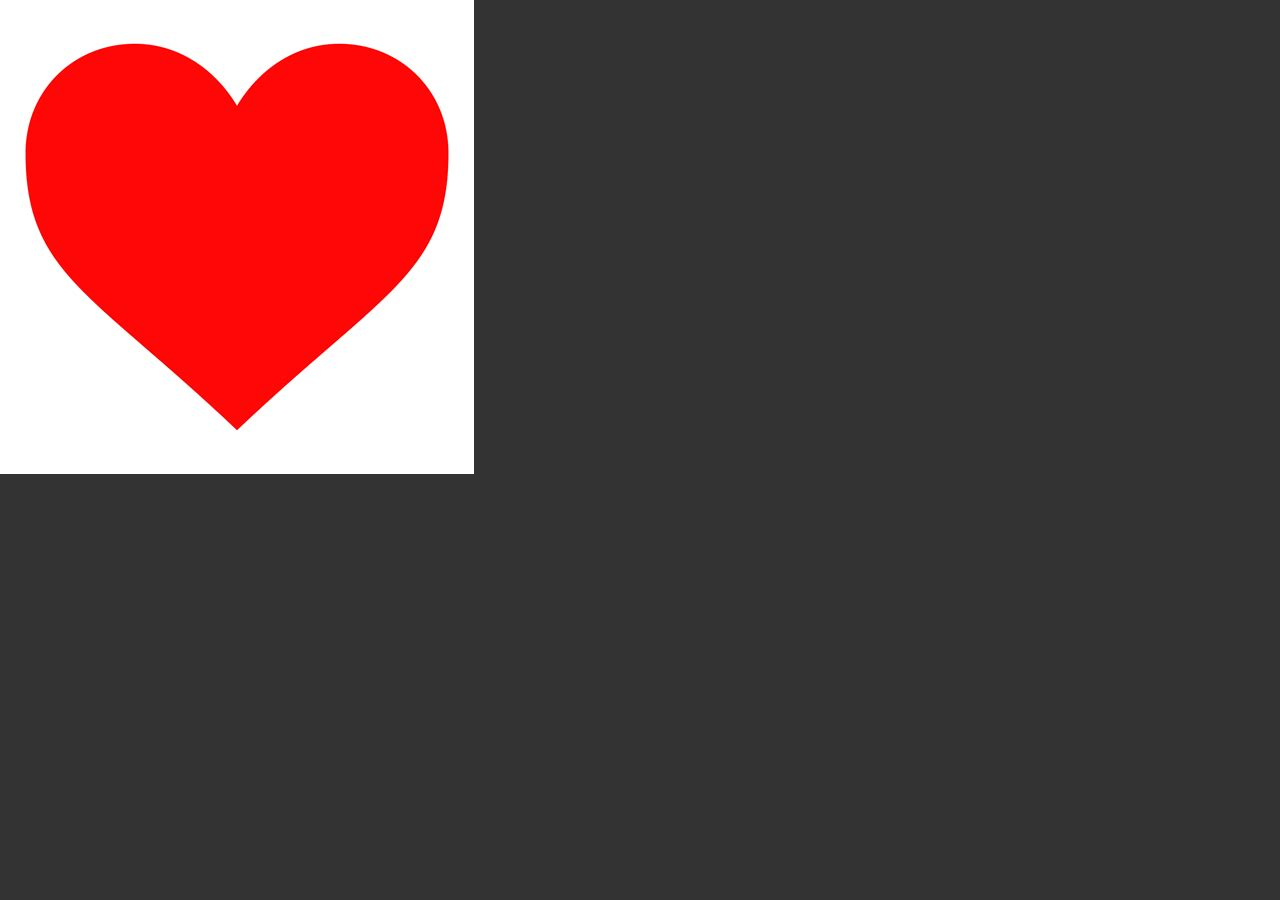
<file: about.html>
<html>
    <head>
        <link rel="stylesheet" href="main.css" type="text/css">
        <title>about</title>
    </head>
    <body>
        <img src="res/icon.jpg" class="intro">
    </body>
</html>
</file>
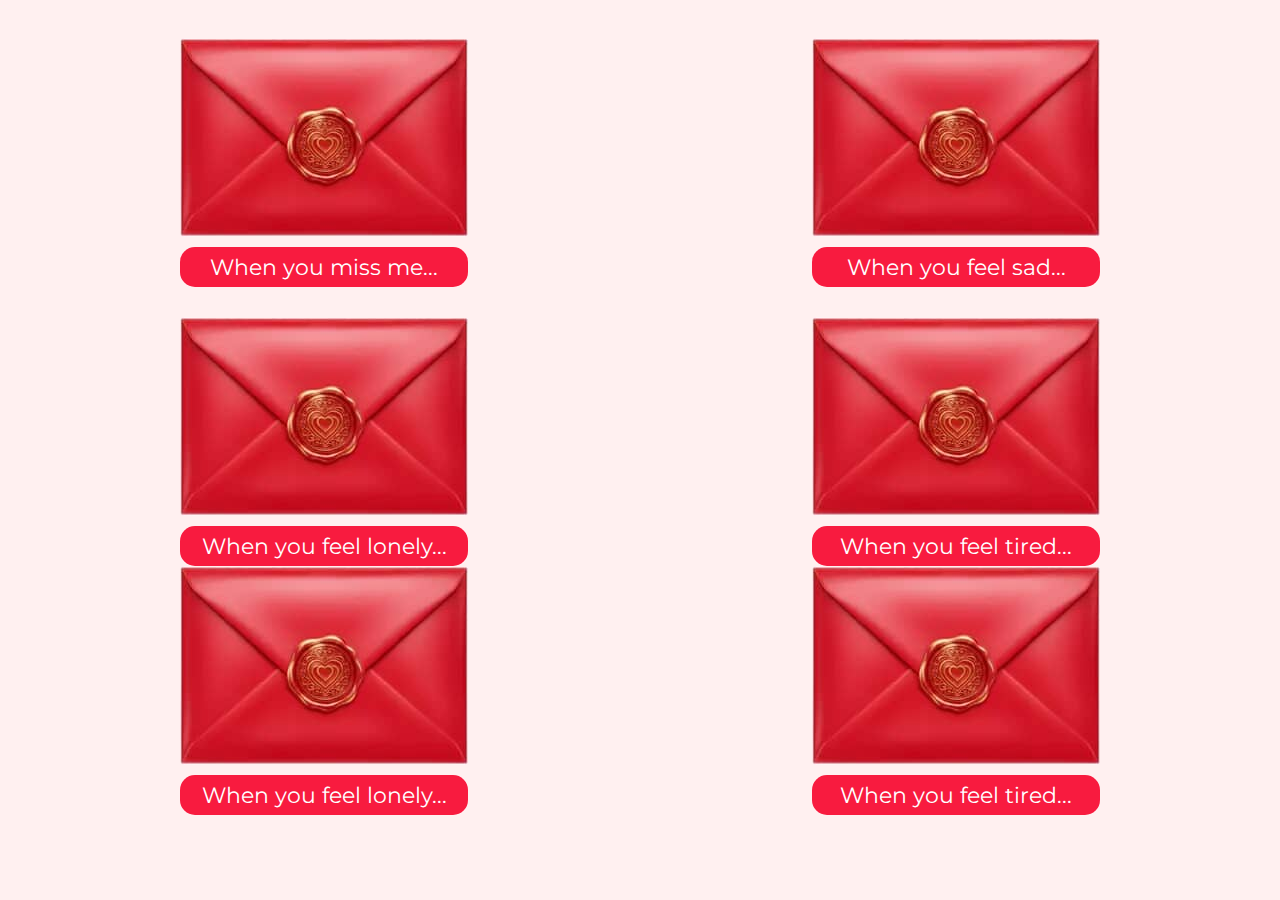
<file: file.html>
<html>
    <head>
        <link rel="stylesheet" href="file.css" type="text/css">
        <link href="https://fonts.googleapis.com/css2?family=Montserrat:wght@400;500;700&display=swap" rel="stylesheet">
    </head>
    <body>
        <div class="container">
            <div class="img-container">
                <a href="letters/Reasons.html">
                    <img src="res/envelope.png" class="item">
                </a>
                <button>When you miss me...</button>
            </div>
            <div class="img-container">
                <a href="letters/Heart-Collage.html">
                    <img src="res/envelope.png" class="item">
                </a>
                <button>When you feel sad...</button>
            </div>
            <div class="img-container">
                <a href="letters/Birthday.html">
                    <img src="res/envelope.png" class="item">
                </a>
                <button>When you feel lonely...</button>
            </div>
            <div class="img-container">
                <a href="letters/Supportive.html">
                    <img src="res/envelope.png" class="item">
                </a>
                <button>When you feel tired...</button>
            </div>
            <div class="img-container">
                <a href="letters/Since.html">
                    <img src="res/envelope.png" class="item">
                </a>
                <button>When you feel lonely...</button>
            </div>
            <div class="img-container">
                <img src="res/envelope.png" class="item">
                <button>When you feel tired...</button>
            </div>
        </div>
    </body>
</html>
</file>
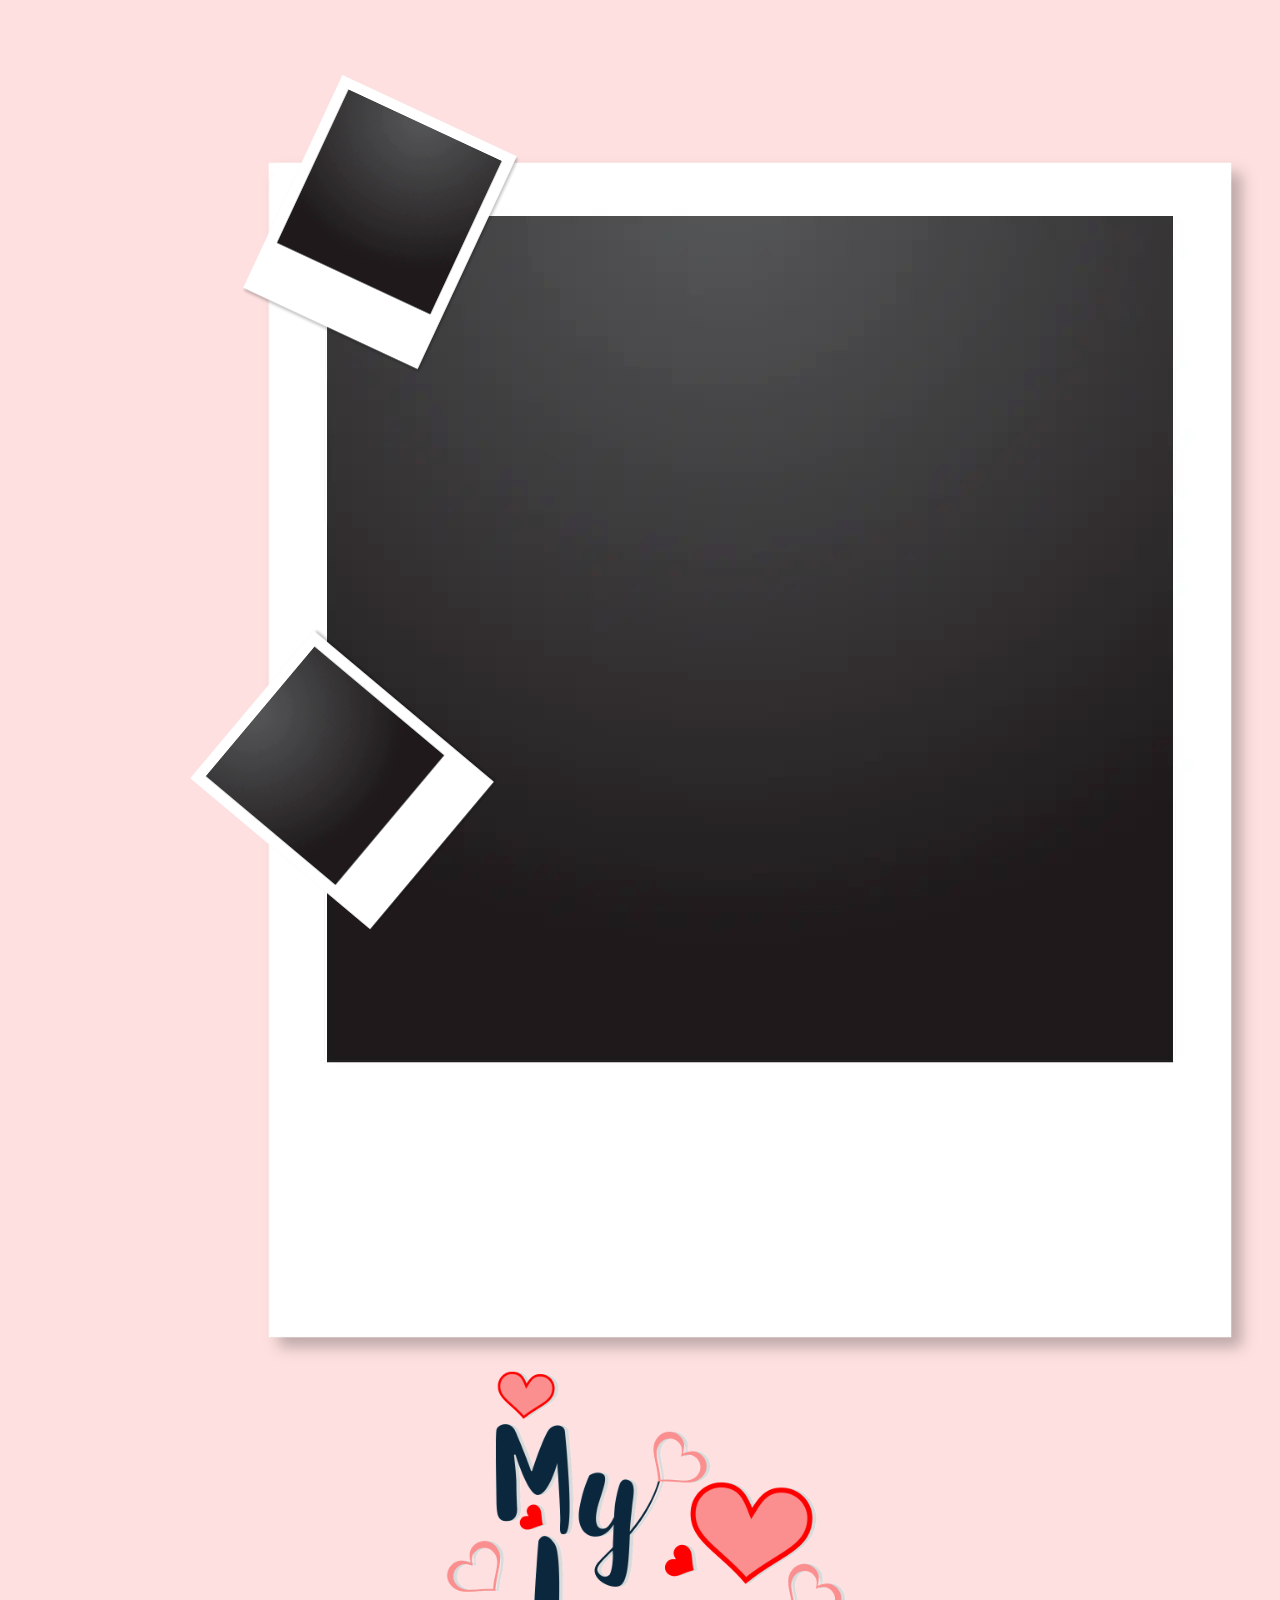
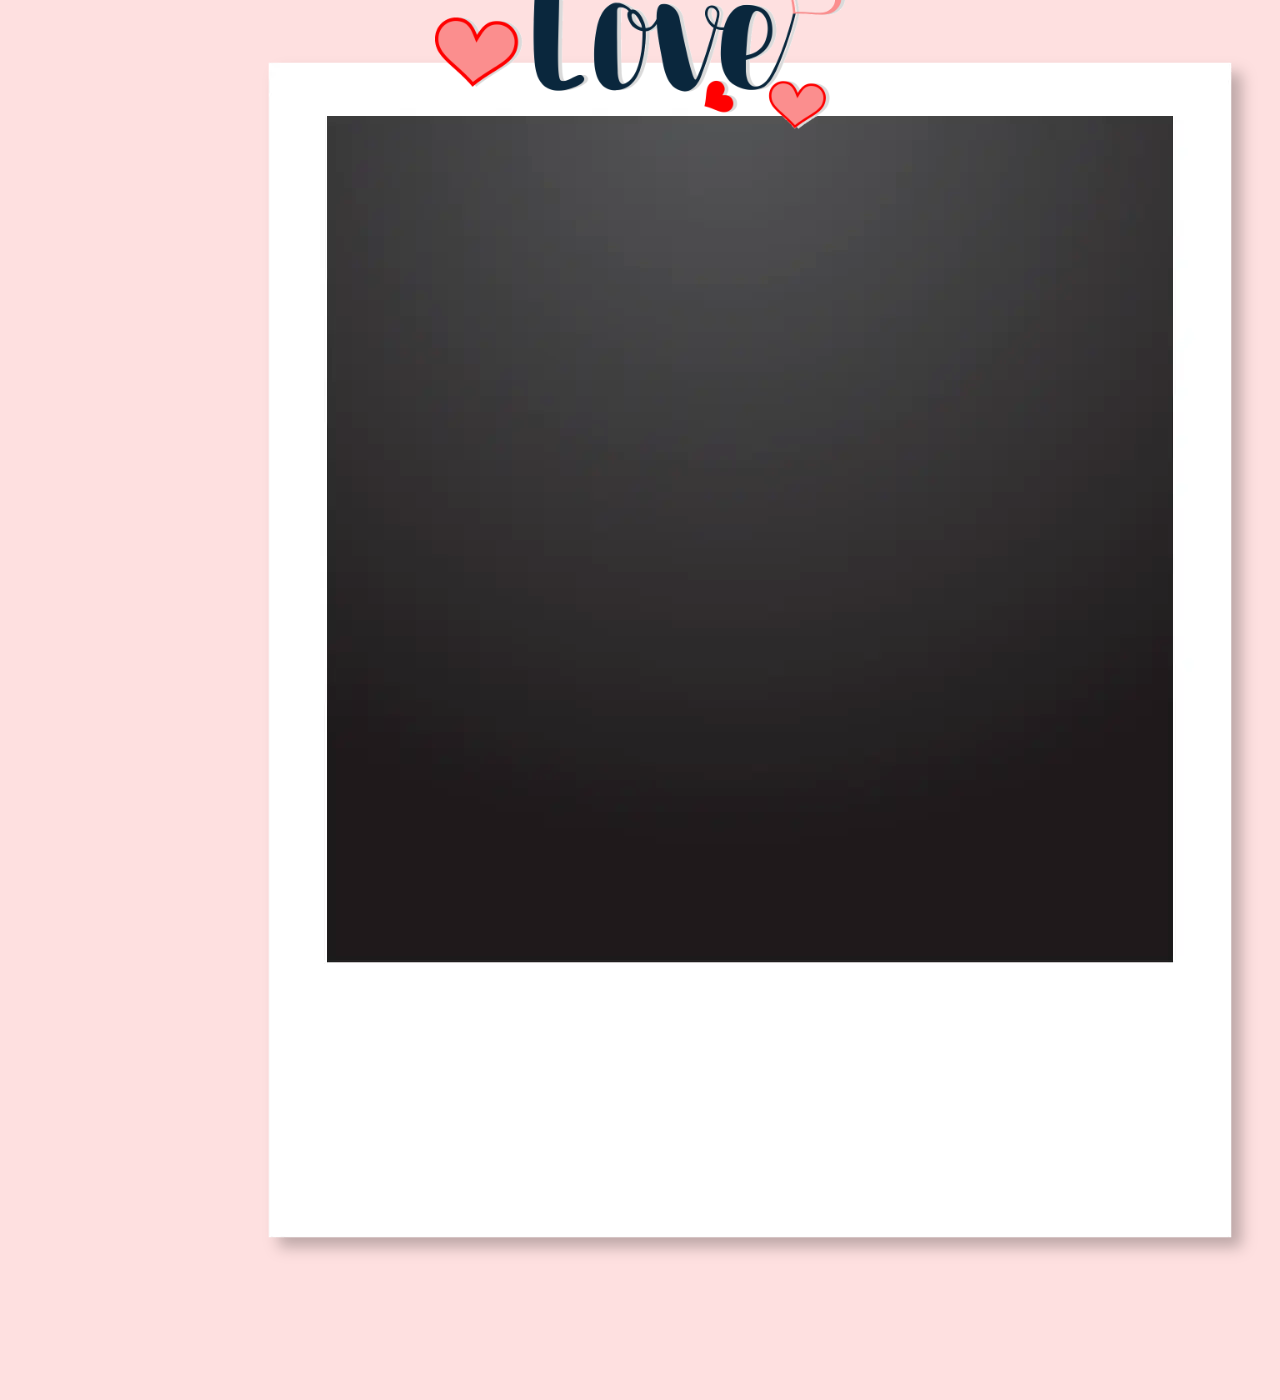
<file: intro.html>
<html>
    <head>
        <link rel="stylesheet" href="intro.css" type="text/css">
        <title>Intro</title>
    </head>
    <body>
        <img src="res/intro.png" class="intro">
        <div class="polaroid first">
            <img src="res/polaroid.png">
            <img src="res/polaroid.png" class="d">
        </div>
        <img src="res/polaroid.png" class="polaroid b">
        <img src="res/polaroid.png" class="polaroid c">
    </body>
</html>
</file>
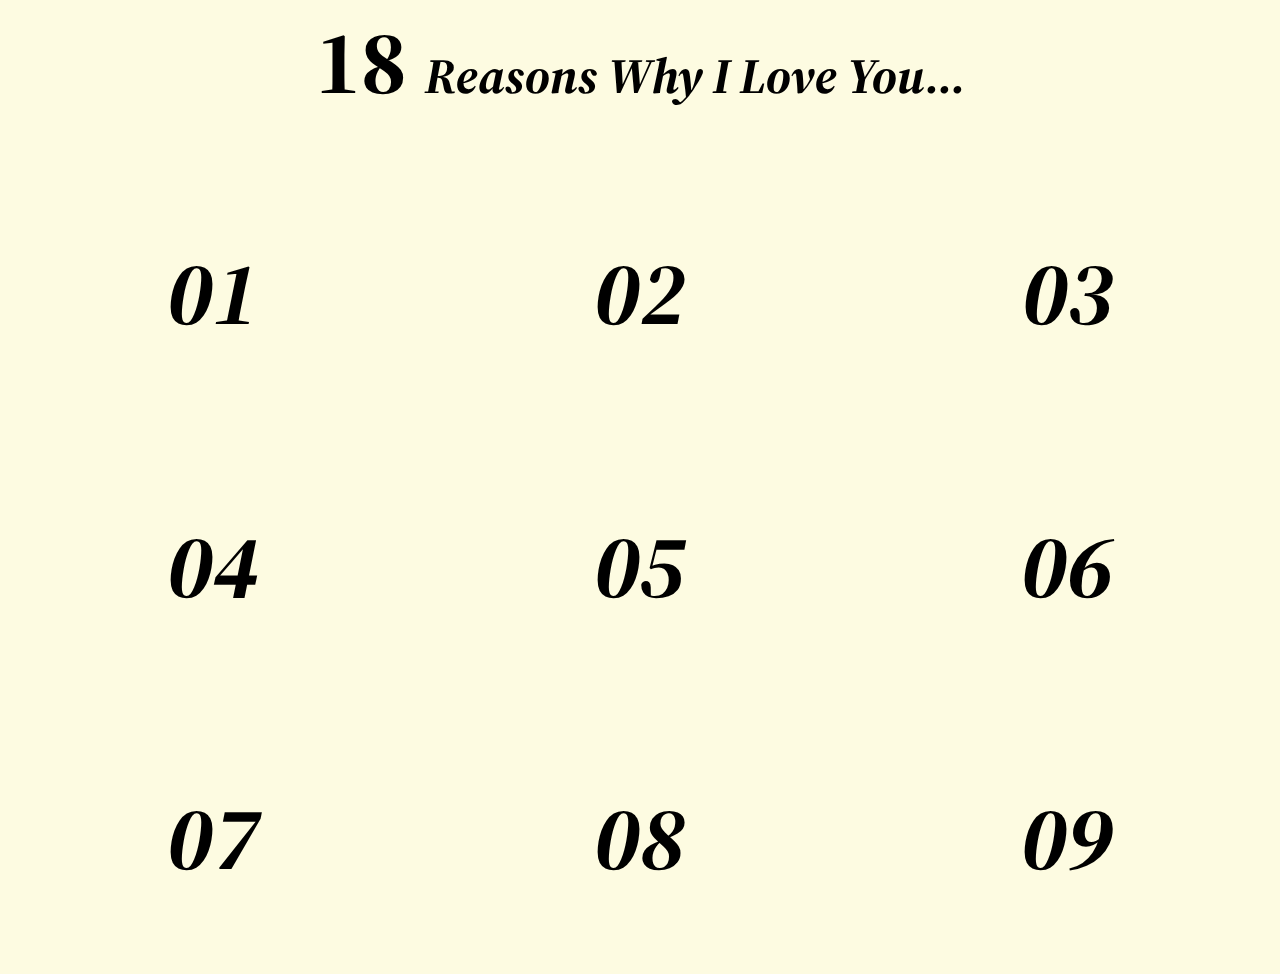
<file: letters/Reasons.html>
<html>
    <head>
        <link rel="stylesheet" href="Reasons.css" type="text/css">
        <link href="https://fonts.googleapis.com/css2?family=Montserrat:wght@400;500;700&display=swap" rel="stylesheet">

        <link href="https://fonts.googleapis.com/css2?family=Source+Serif+4:ital,wght@0,400;0,600;0,700;1,400;1,600&display=swap" rel="stylesheet">
    </head>
    <body>
        <h1>
            <center>
                <span class="number">18  </span> 
                <i>Reasons Why I Love You...</i>
            </center>
        </h1>
        <div class="reasons-container">
            <h2>01</h1>
            <h2>02</h1>
            <h2>03</h1>
            <h2>04</h1>
            <h2>05</h1>
            <h2>06</h1>
            <h2>07</h1>
            <h2>08</h1>
            <h2>09</h1>
        </div>
    </body>
</html>
</file>
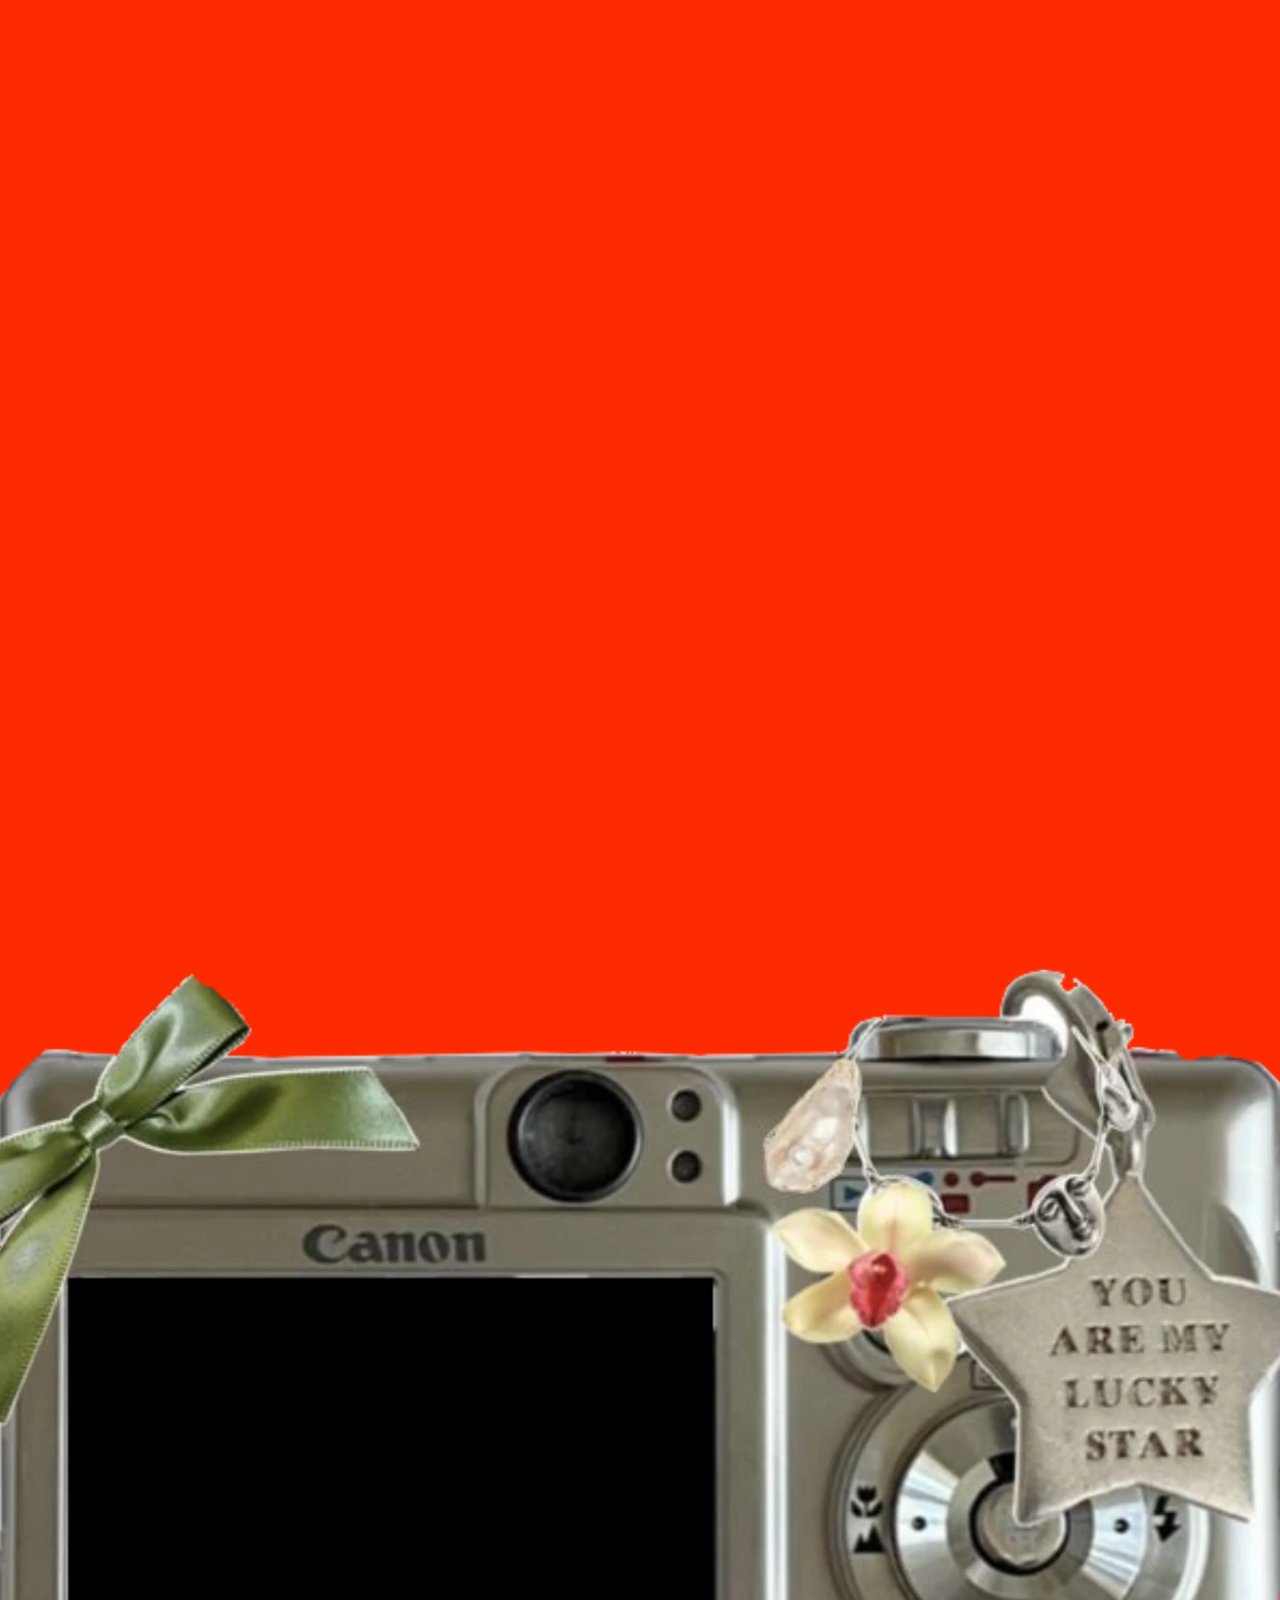
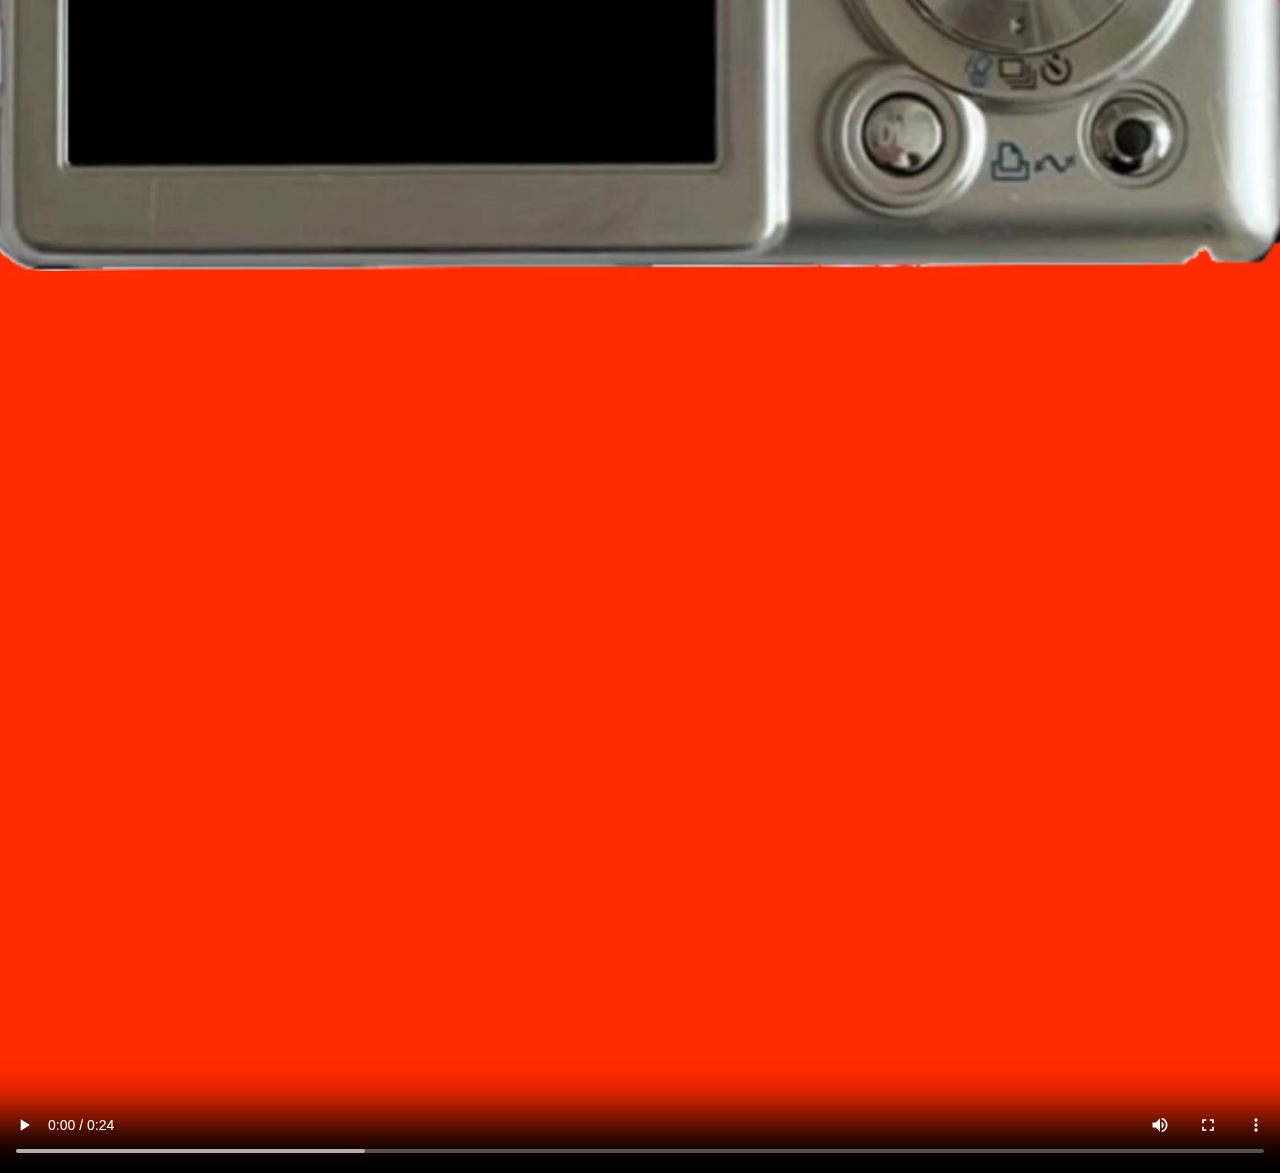
<file: letters/Since.html>
<html>
    <head>
        <link rel="stylesheet" href="Since.css" type="text/css">
    </head>
    <body>
        <video class="bg" autoplay loop playsinline controls>
            <source src="res/Since2021.mp4" type="video/mp4">
            Your browser doesnt support video tag.
        </video>
    </body>
</html>
</file>
<file: main.css>
html {
    font-size: 22px;
}

body {
    background-color: #333;
    color: #CCC;
    margin: 0;
    font-family: "Montserrat";
}

a {
    color: #0DD;
    text-decoration: none;
}

ul {
    list-style-type: none;
    margin: 0;
    padding: 0;
    display: flex;
    background-color: #222;
}

ul li a{
    padding: 20px 20px; 
    opacity: 0.7;
    display: block;
    transition: 0.3s;
}

ul li a:hover{
    opacity: 1;
    background-color: #000;
}

ul li a.active{
    background-color: #000;
}
</file>
<file: file.css>
body {
    background-color: #FFF0F0;
}

.container {
    display: grid;
    grid-template-columns: 50% auto;
    grid-template-rows: 50% auto;
    width: 100%;
    margin: 0 auto;
    justify-items: center;
    align-items: center;
    height: 70%;
}

.container .img-container {
    display: flex;
    flex-direction: column;
    gap: 10px 0px;
}
.container .item {
    flex: 0 0 30%;
    width: 100%;
    height: auto;
    object-fit: contain;
}

button {
    height: 40px;
    background-color: #F81B3F;
    font-family: 'Montserrat', sans-serif;
    font-weight: 400;
    font-size: 22px;
    color: #FFFFFF;
    box-shadow: none;
    border: none;
    border-radius: 15px;
}
</file>
<file: intro.css>
body {
    margin: 0;
    background-color: #FEE0E0;
}

img.intro {
    position: fixed;
    left: 50%;
    bottom: -100%;
    transform: translateX(-50%);
    width: 500px;
    height: auto;
    display: block;
    animation: rise 2s ease-in-out forwards;
}

@keyframes rise {
    to {
        bottom: 50%;
        transform: translate(-50%, 50%);
    }
}

img.polaroid {
    display: block;
    position: fixed;
    width: 300px;
    height: auto;
    opacity: 1;
} 

img.polaroid.a{
    left: 75%;
    top: 10%;
    transform: rotate(-35deg);
}

img.polaroid.b{
    left: 15%;
    top: 70%;
    transform: rotate(-50deg);
}

img.polaroid.c{
    top: 8%;
    left: 18%;
    transform: rotate(25deg);
}

img.top {
    display: block;
    position: fixed;
    left: 50%;
    width: 100%;
    height: 100px;
    transform: translateX(-50%);
}

img.bottom {
    display: block;
    position: fixed;
    left: 50%;
    top: 100%;
    width: 100%;
    height: 100px;
    transform: translateX(-50%);
}
</file>
<file: letters/Reasons.css>
body {
    background-color: #FDFBE1;
    margin: 0;
}

h1 {
    font-family: 'Source serif 4';
    font-size: 50px;
}

h2 {
    font-family: 'Source serif 4';
    font-size: 90px;
    font-style: italic;
}

.number {
    font-size: 90px;
}

.reasons-container {
    display: grid;
    grid-template-columns: auto auto auto;
    grid-template-rows: auto auto auto;
    margin: 0 auto;
    justify-items: center;
    align-items: center;
}
</file>
<file: letters/Since.css>
body {
    margin: 0;
    padding: 0;
}

.bg {
    width: 100vw;
    height: auto;
}
</file>
